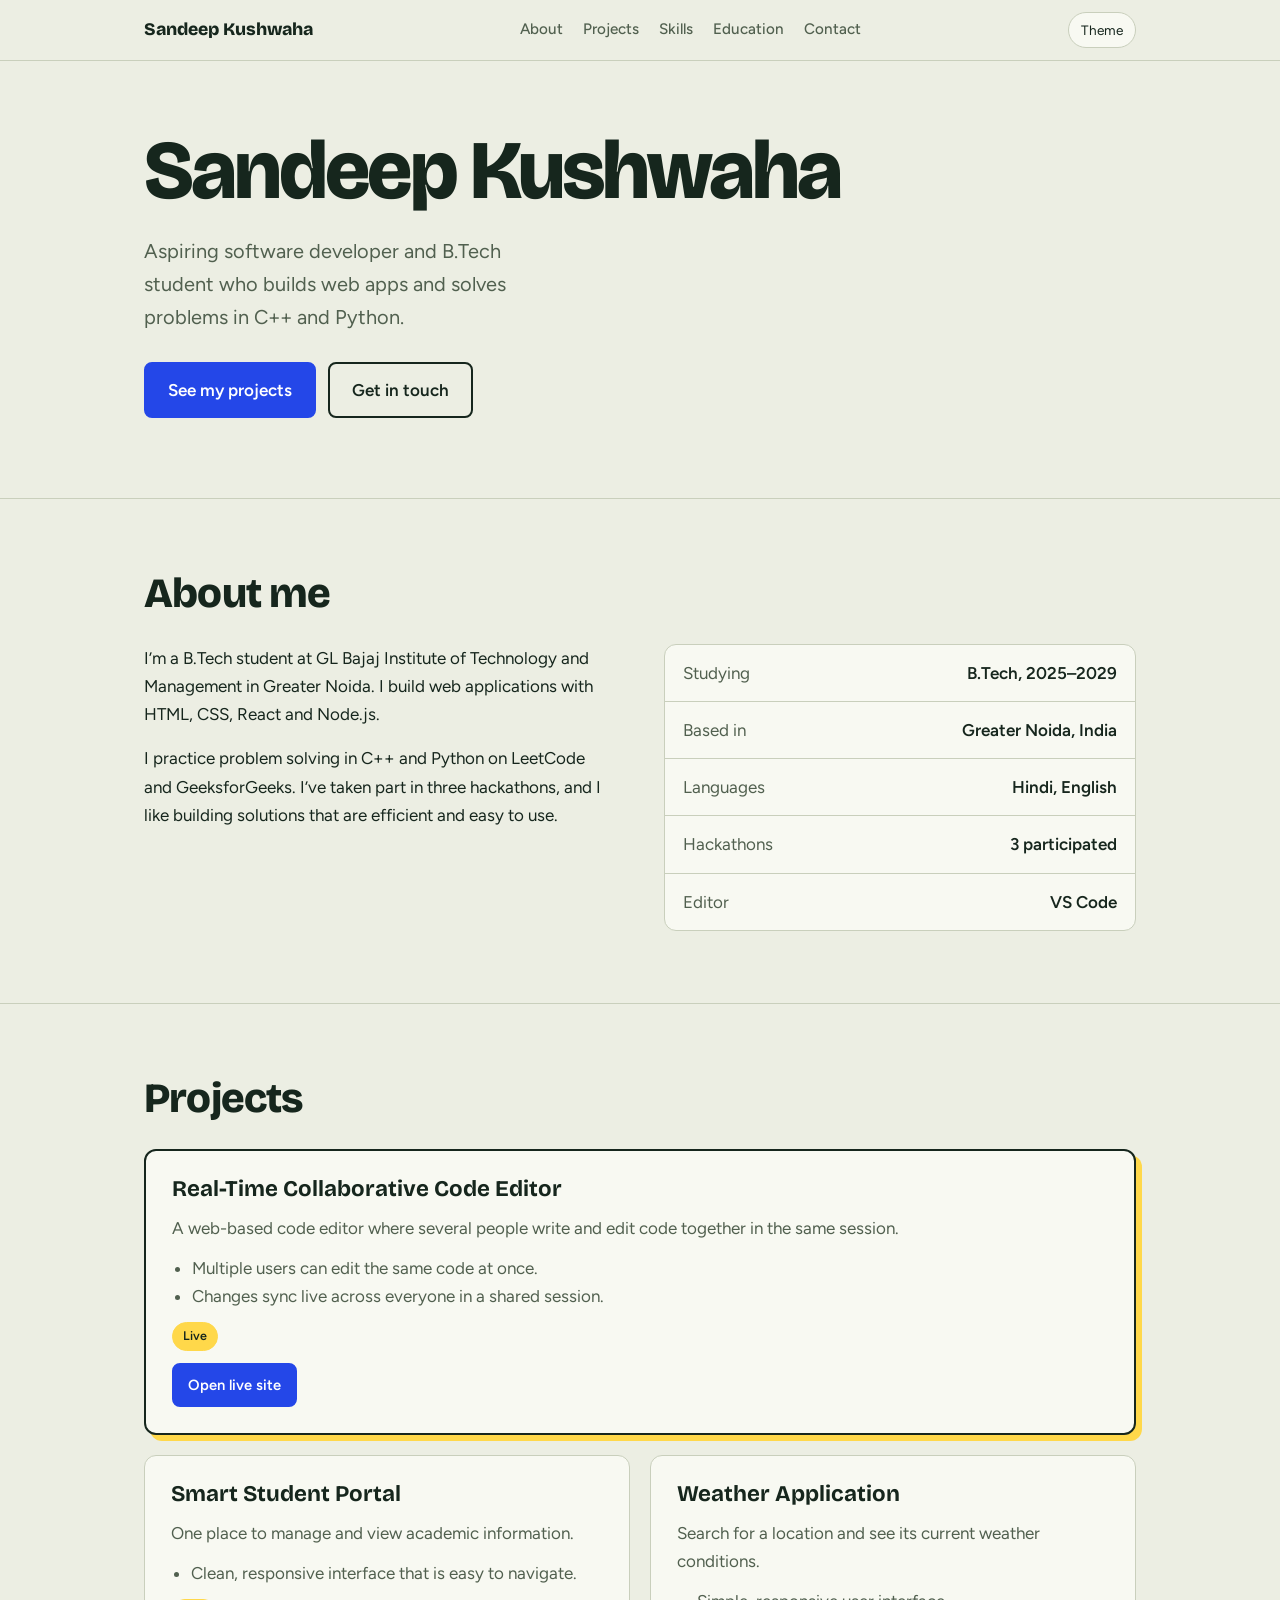
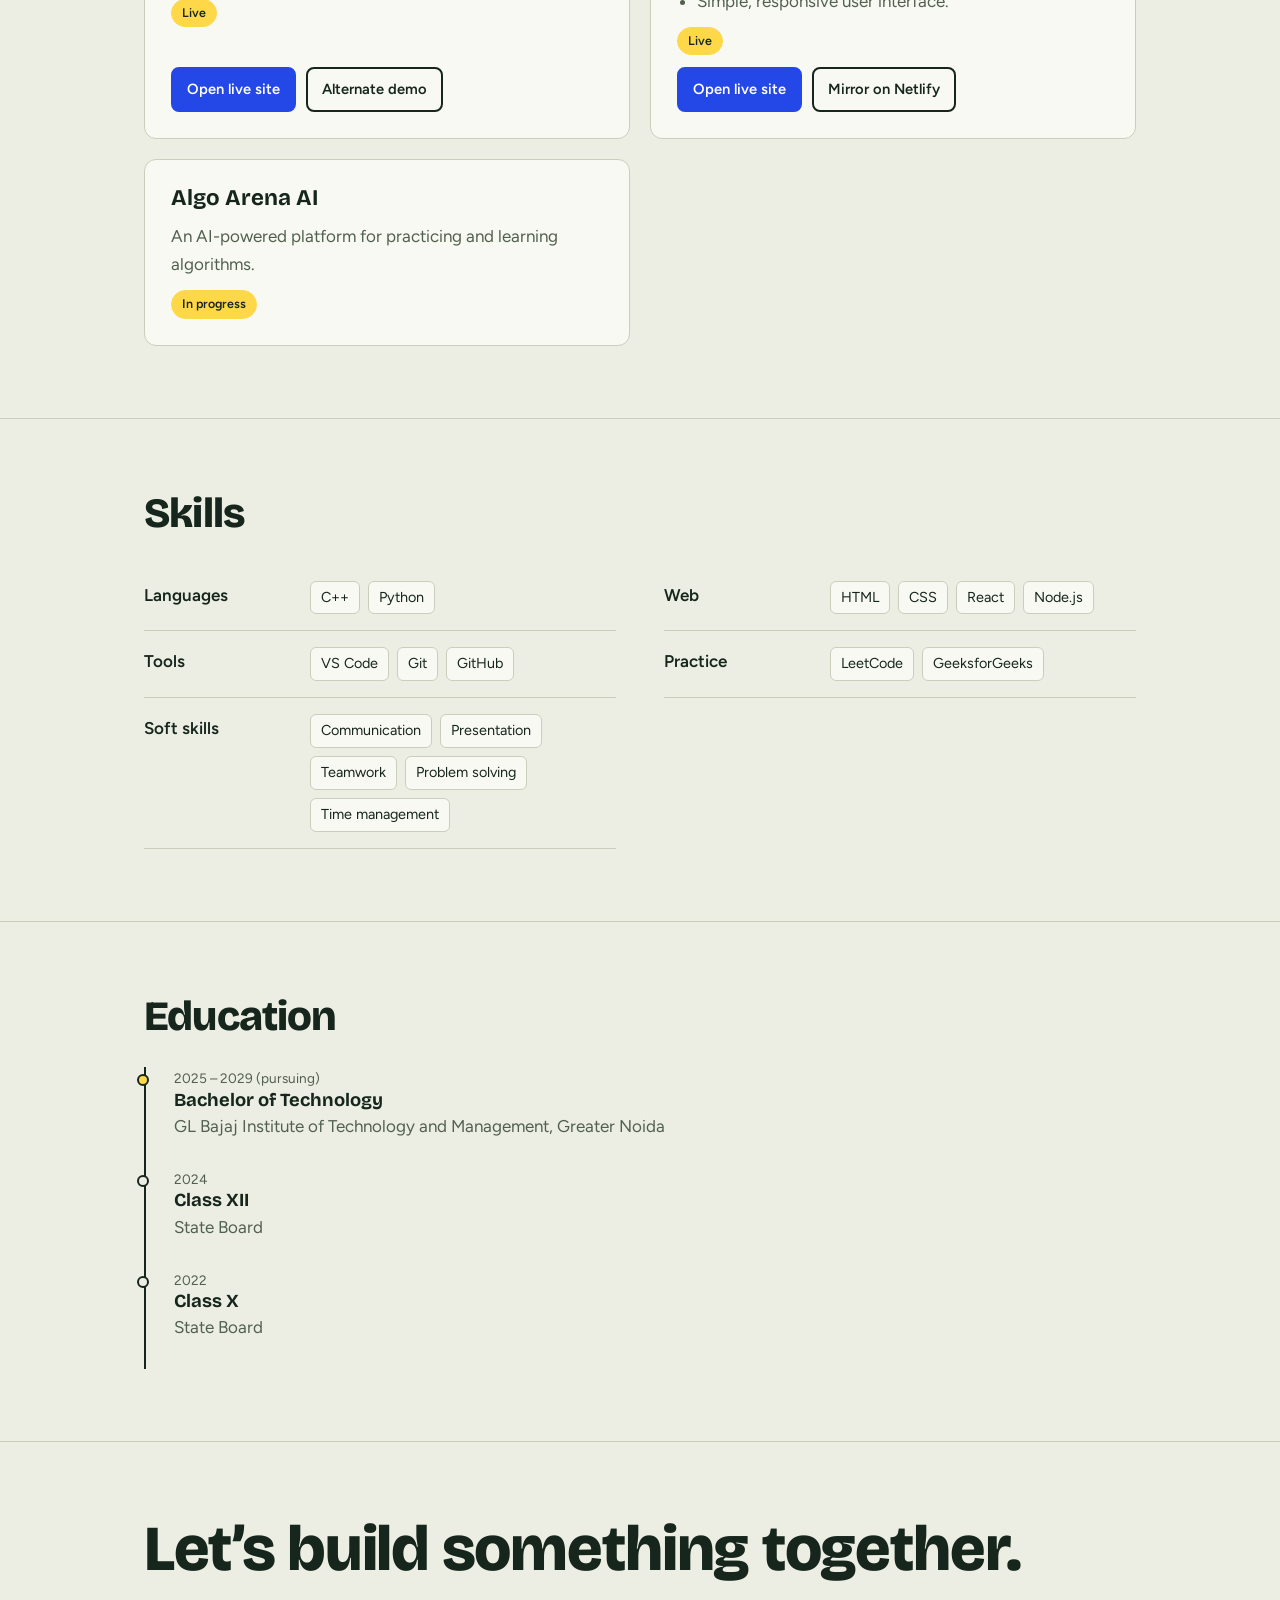
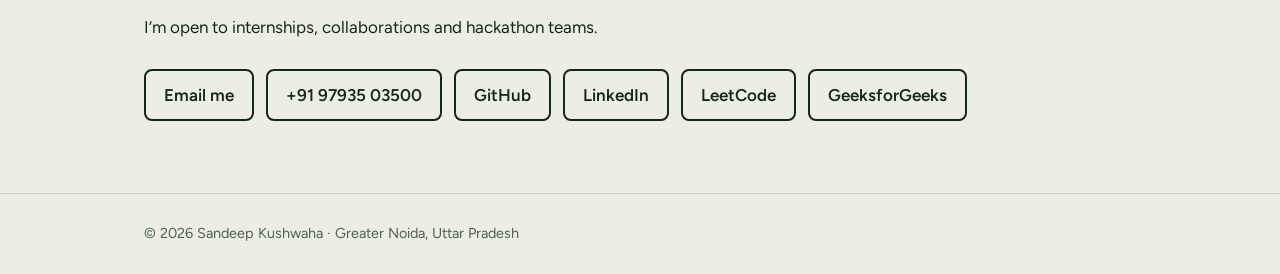
<file: index.html>
<!DOCTYPE html>
<html lang="en">
<head>
<meta charset="utf-8">
<meta name="viewport" content="width=device-width, initial-scale=1, viewport-fit=cover">
<title>Sandeep Kushwaha – Software Developer Portfolio</title>
<link rel="preconnect" href="https://fonts.googleapis.com">
<link rel="preconnect" href="https://fonts.gstatic.com" crossorigin>
<link href="https://fonts.googleapis.com/css2?family=Bricolage+Grotesque:wght@500;700;800&family=JetBrains+Mono:wght@400;500&family=Figtree:wght@400;500;600&display=swap" rel="stylesheet">
<link rel="stylesheet" href="styles.css">
</head>
<body>
<header class="top">
  <div class="wrap">
    <a class="logo" href="#top">Sandeep Kushwaha</a>
    <nav aria-label="Sections">
      <a href="#about">About</a><a href="#projects">Projects</a><a href="#skills">Skills</a><a href="#education">Education</a><a href="#contact">Contact</a>
    </nav>
    <button class="theme" id="theme" type="button" aria-label="Switch colour theme">Theme</button>
  </div>
</header>

<main id="top">
<section class="hero">
  <div class="wrap grid">
    <div>
      <h1>Sandeep Kushwaha</h1>
      <p class="role">Aspiring software developer and B.Tech student who builds web apps and solves problems in C++ and Python.</p>
      <div class="btns">
        <a class="btn primary" href="#projects">See my projects</a>
        <a class="btn" href="#contact">Get in touch</a>
      </div>
    </div>
  </div>
</section>

<section id="about">
  <div class="wrap">
    <h2>About me</h2>
    <div class="about">
      <div>
        <p>I’m a B.Tech student at GL Bajaj Institute of Technology and Management in Greater Noida. I build web applications with HTML, CSS, React and Node.js.</p>
        <p>I practice problem solving in C++ and Python on LeetCode and GeeksforGeeks. I’ve taken part in three hackathons, and I like building solutions that are efficient and easy to use.</p>
      </div>
      <ul class="facts">
        <li><span>Studying</span><span>B.Tech, 2025–2029</span></li>
        <li><span>Based in</span><span>Greater Noida, India</span></li>
        <li><span>Languages</span><span>Hindi, English</span></li>
        <li><span>Hackathons</span><span>3 participated</span></li>
        <li><span>Editor</span><span>VS Code</span></li>
      </ul>
    </div>
  </div>
</section>

<section id="projects">
  <div class="wrap">
    <h2>Projects</h2>
    <div class="projects">
      <article class="card feature">
        <h3>Real-Time Collaborative Code Editor</h3>
        <p>A web-based code editor where several people write and edit code together in the same session.</p>
        <ul>
          <li>Multiple users can edit the same code at once.</li>
          <li>Changes sync live across everyone in a shared session.</li>
        </ul>
        <span class="tag live">Live</span>
        <div class="visit">
          <a class="p" href="https://sync-code-next-gen.vercel.app/" target="_blank" rel="noopener">Open live site</a>
        </div>
      </article>
      <article class="card">
        <h3>Smart Student Portal</h3>
        <p>One place to manage and view academic information.</p>
        <ul><li>Clean, responsive interface that is easy to navigate.</li></ul>
        <span class="tag live">Live</span>
        <div class="visit">
          <a class="p" href="https://bit-campus.netlify.app/" target="_blank" rel="noopener">Open live site</a>
          <a href="https://web-design-for-colloge.vercel.app" target="_blank" rel="noopener">Alternate demo</a>
        </div>
      </article>
      <article class="card">
        <h3>Weather Application</h3>
        <p>Search for a location and see its current weather conditions.</p>
        <ul><li>Simple, responsive user interface.</li></ul>
        <span class="tag live">Live</span>
        <div class="visit">
          <a class="p" href="https://sandeep212967.github.io/Weather-Application/" target="_blank" rel="noopener">Open live site</a>
          <a href="https://weather-webinfo.netlify.app" target="_blank" rel="noopener">Mirror on Netlify</a>
        </div>
      </article>
      <article class="card">
        <h3>Algo Arena AI</h3>
        <p>An AI-powered platform for practicing and learning algorithms.</p>
        <span class="tag live">In progress</span>
      </article>
    </div>
  </div>
</section>

<section id="skills">
  <div class="wrap">
    <h2>Skills</h2>
    <dl class="skills" style="margin:0">
      <div><dt>Languages</dt><dd class="chips"><span>C++</span><span>Python</span></dd></div>
      <div><dt>Web</dt><dd class="chips"><span>HTML</span><span>CSS</span><span>React</span><span>Node.js</span></dd></div>
      <div><dt>Tools</dt><dd class="chips"><span>VS Code</span><span>Git</span><span>GitHub</span></dd></div>
      <div><dt>Practice</dt><dd class="chips"><span>LeetCode</span><span>GeeksforGeeks</span></dd></div>
      <div><dt>Soft skills</dt><dd class="chips"><span>Communication</span><span>Presentation</span><span>Teamwork</span><span>Problem solving</span><span>Time management</span></dd></div>
    </dl>
  </div>
</section>

<section id="education">
  <div class="wrap">
    <h2>Education</h2>
    <ol class="tl">
      <li class="now"><div class="when">2025 – 2029 (pursuing)</div><h3>Bachelor of Technology</h3><p>GL Bajaj Institute of Technology and Management, Greater Noida</p></li>
      <li><div class="when">2024</div><h3>Class XII</h3><p>State Board</p></li>
      <li><div class="when">2022</div><h3>Class X</h3><p>State Board</p></li>
    </ol>
  </div>
</section>

<section id="contact" class="contact">
  <div class="wrap">
    <h2>Let’s build something together.</h2>
    <p>I’m open to internships, collaborations and hackathon teams.</p>
    <div class="links">
      <a href="mailto:Sandeepkushwaha959273@gmail.com">Email me</a>
      <a href="tel:+919793503500">+91 97935 03500</a>
      <a href="https://github.com/Sandeep212967" target="_blank" rel="noopener">GitHub</a>
      <a href="https://www.linkedin.com/in/sandeep-kushwaha-aa82aa275" target="_blank" rel="noopener">LinkedIn</a>
      <a href="https://leetcode.com/u/Sandeep212967/" target="_blank" rel="noopener">LeetCode</a>
      <a href="https://www.geeksforgeeks.org/profile/sandeepkushejfj" target="_blank" rel="noopener">GeeksforGeeks</a>
    </div>
  </div>
</section>
</main>

<footer><div class="wrap">© 2026 Sandeep Kushwaha · Greater Noida, Uttar Pradesh</div></footer>

<script src="script.js"></script>
</body>
</html>
</file>
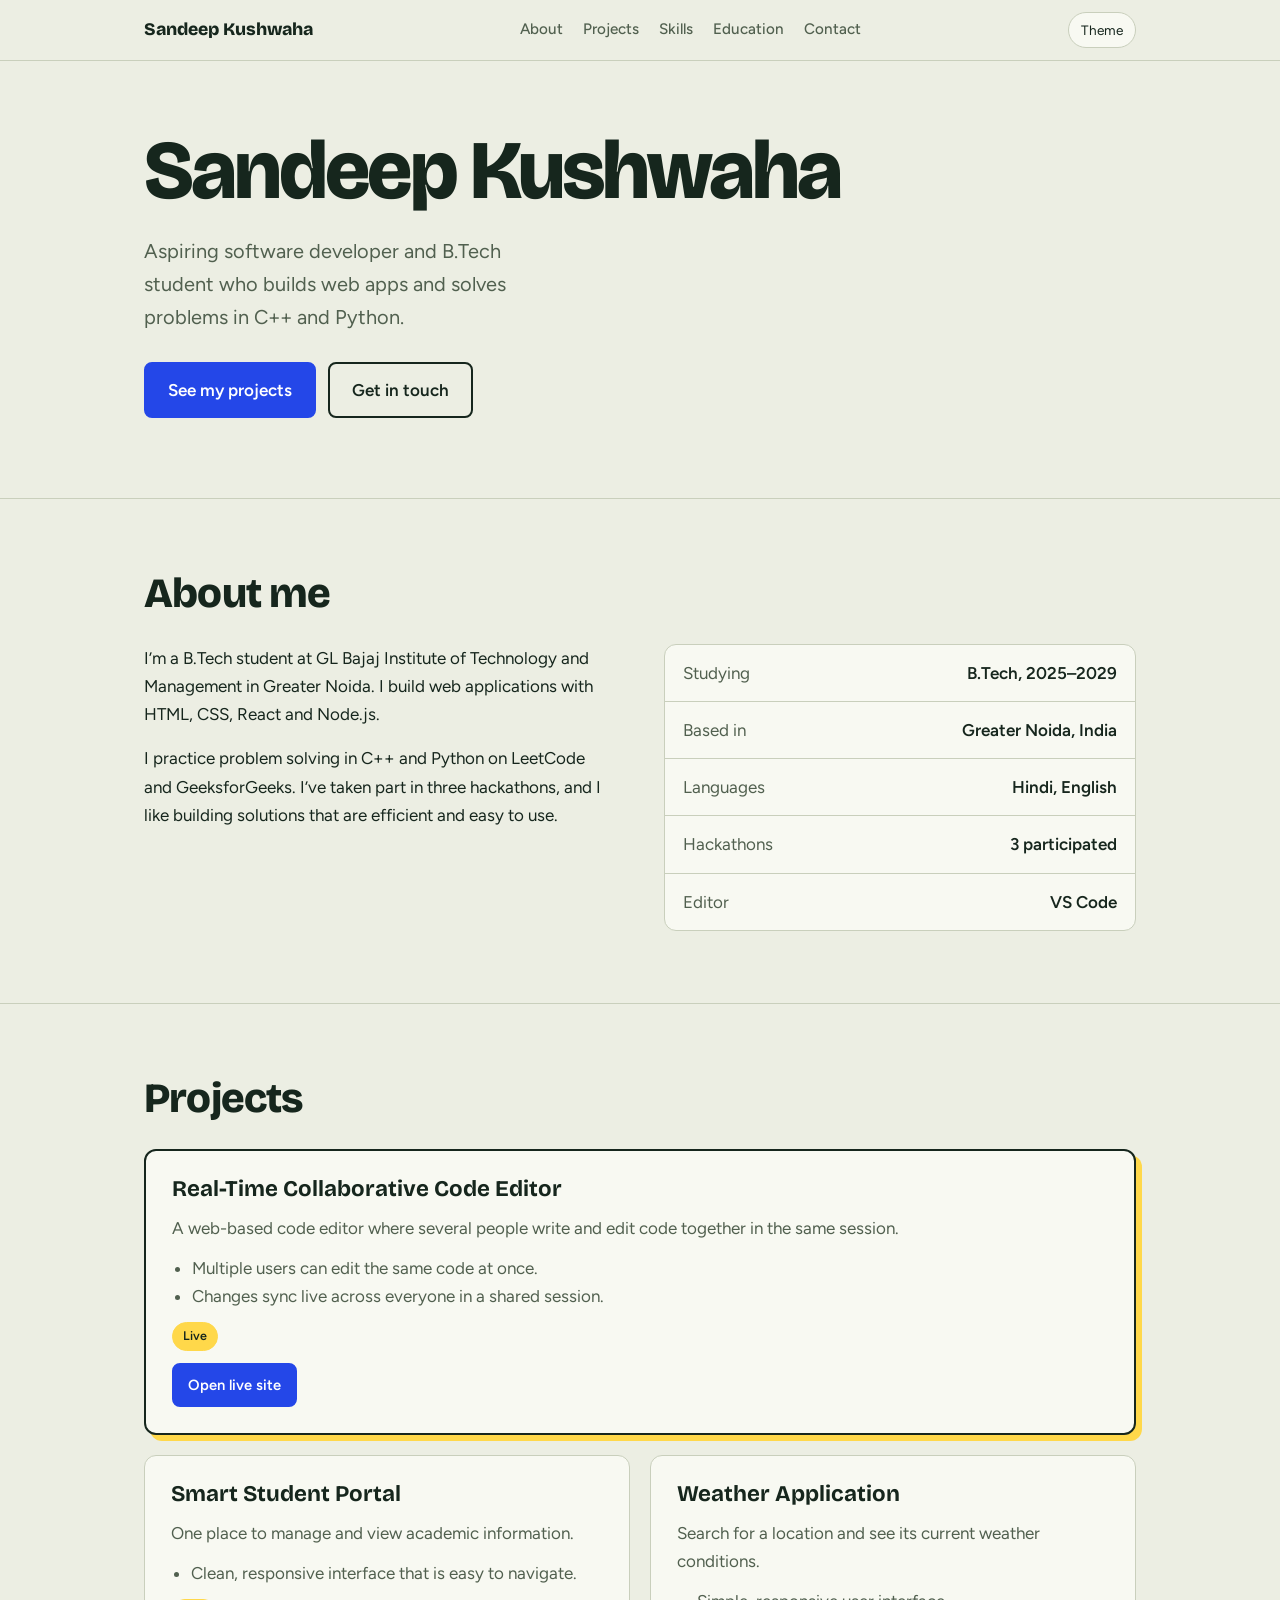
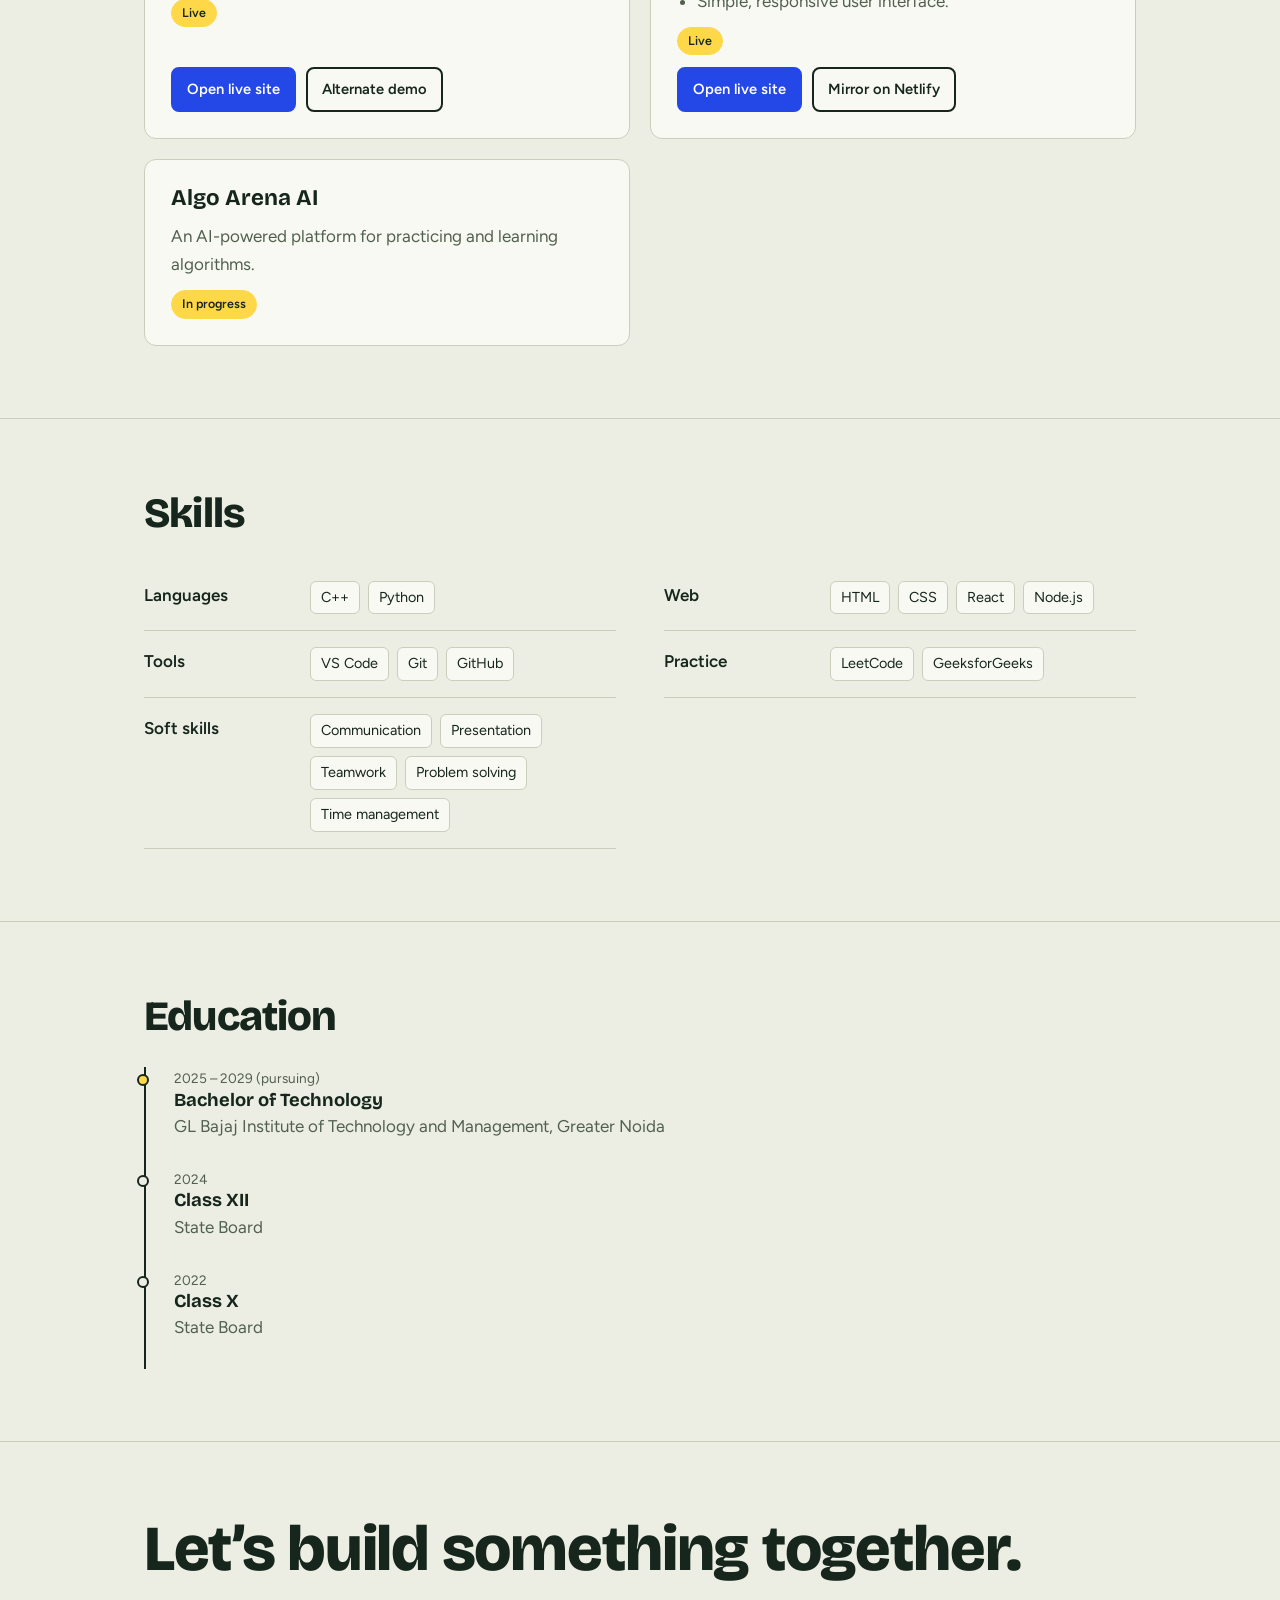
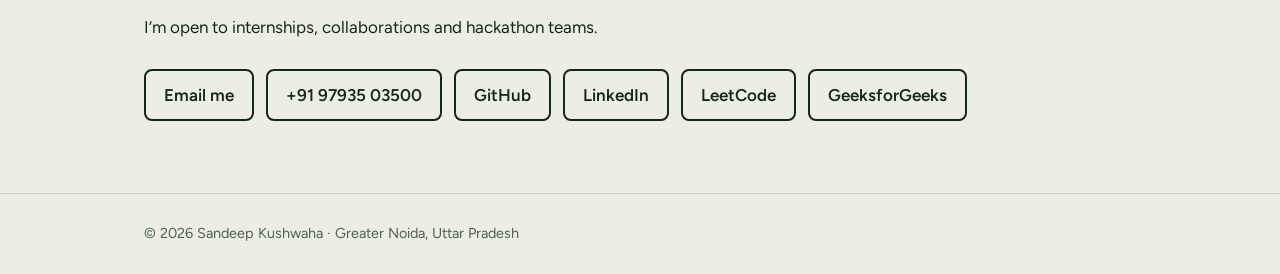
<file: intex.html>
<!DOCTYPE html>
<html lang="en">
<head>
<meta charset="utf-8">
<meta name="viewport" content="width=device-width, initial-scale=1, viewport-fit=cover">
<title>Sandeep Kushwaha – Software Developer Portfolio</title>
<link rel="preconnect" href="https://fonts.googleapis.com">
<link rel="preconnect" href="https://fonts.gstatic.com" crossorigin>
<link href="https://fonts.googleapis.com/css2?family=Bricolage+Grotesque:wght@500;700;800&family=JetBrains+Mono:wght@400;500&family=Figtree:wght@400;500;600&display=swap" rel="stylesheet">
<link rel="stylesheet" href="styles.css">
</head>
<body>
<header class="top">
  <div class="wrap">
    <a class="logo" href="#top">Sandeep Kushwaha</a>
    <nav aria-label="Sections">
      <a href="#about">About</a><a href="#projects">Projects</a><a href="#skills">Skills</a><a href="#education">Education</a><a href="#contact">Contact</a>
    </nav>
    <button class="theme" id="theme" type="button" aria-label="Switch colour theme">Theme</button>
  </div>
</header>

<main id="top">
<section class="hero">
  <div class="wrap grid">
    <div>
      <h1>Sandeep Kushwaha</h1>
      <p class="role">Aspiring software developer and B.Tech student who builds web apps and solves problems in C++ and Python.</p>
      <div class="btns">
        <a class="btn primary" href="#projects">See my projects</a>
        <a class="btn" href="#contact">Get in touch</a>
      </div>
    </div>
  </div>
</section>

<section id="about">
  <div class="wrap">
    <h2>About me</h2>
    <div class="about">
      <div>
        <p>I’m a B.Tech student at GL Bajaj Institute of Technology and Management in Greater Noida. I build web applications with HTML, CSS, React and Node.js.</p>
        <p>I practice problem solving in C++ and Python on LeetCode and GeeksforGeeks. I’ve taken part in three hackathons, and I like building solutions that are efficient and easy to use.</p>
      </div>
      <ul class="facts">
        <li><span>Studying</span><span>B.Tech, 2025–2029</span></li>
        <li><span>Based in</span><span>Greater Noida, India</span></li>
        <li><span>Languages</span><span>Hindi, English</span></li>
        <li><span>Hackathons</span><span>3 participated</span></li>
        <li><span>Editor</span><span>VS Code</span></li>
      </ul>
    </div>
  </div>
</section>

<section id="projects">
  <div class="wrap">
    <h2>Projects</h2>
    <div class="projects">
      <article class="card feature">
        <h3>Real-Time Collaborative Code Editor</h3>
        <p>A web-based code editor where several people write and edit code together in the same session.</p>
        <ul>
          <li>Multiple users can edit the same code at once.</li>
          <li>Changes sync live across everyone in a shared session.</li>
        </ul>
        <span class="tag live">Live</span>
        <div class="visit">
          <a class="p" href="https://sync-code-next-gen.vercel.app/" target="_blank" rel="noopener">Open live site</a>
        </div>
      </article>
      <article class="card">
        <h3>Smart Student Portal</h3>
        <p>One place to manage and view academic information.</p>
        <ul><li>Clean, responsive interface that is easy to navigate.</li></ul>
        <span class="tag live">Live</span>
        <div class="visit">
          <a class="p" href="https://bit-campus.netlify.app/" target="_blank" rel="noopener">Open live site</a>
          <a href="https://web-design-for-colloge.vercel.app" target="_blank" rel="noopener">Alternate demo</a>
        </div>
      </article>
      <article class="card">
        <h3>Weather Application</h3>
        <p>Search for a location and see its current weather conditions.</p>
        <ul><li>Simple, responsive user interface.</li></ul>
        <span class="tag live">Live</span>
        <div class="visit">
          <a class="p" href="https://sandeep212967.github.io/Weather-Application/" target="_blank" rel="noopener">Open live site</a>
          <a href="https://weather-webinfo.netlify.app" target="_blank" rel="noopener">Mirror on Netlify</a>
        </div>
      </article>
      <article class="card">
        <h3>Algo Arena AI</h3>
        <p>An AI-powered platform for practicing and learning algorithms.</p>
        <span class="tag live">In progress</span>
      </article>
    </div>
  </div>
</section>

<section id="skills">
  <div class="wrap">
    <h2>Skills</h2>
    <dl class="skills" style="margin:0">
      <div><dt>Languages</dt><dd class="chips"><span>C++</span><span>Python</span></dd></div>
      <div><dt>Web</dt><dd class="chips"><span>HTML</span><span>CSS</span><span>React</span><span>Node.js</span></dd></div>
      <div><dt>Tools</dt><dd class="chips"><span>VS Code</span><span>Git</span><span>GitHub</span></dd></div>
      <div><dt>Practice</dt><dd class="chips"><span>LeetCode</span><span>GeeksforGeeks</span></dd></div>
      <div><dt>Soft skills</dt><dd class="chips"><span>Communication</span><span>Presentation</span><span>Teamwork</span><span>Problem solving</span><span>Time management</span></dd></div>
    </dl>
  </div>
</section>

<section id="education">
  <div class="wrap">
    <h2>Education</h2>
    <ol class="tl">
      <li class="now"><div class="when">2025 – 2029 (pursuing)</div><h3>Bachelor of Technology</h3><p>GL Bajaj Institute of Technology and Management, Greater Noida</p></li>
      <li><div class="when">2024</div><h3>Class XII</h3><p>State Board</p></li>
      <li><div class="when">2022</div><h3>Class X</h3><p>State Board</p></li>
    </ol>
  </div>
</section>

<section id="contact" class="contact">
  <div class="wrap">
    <h2>Let’s build something together.</h2>
    <p>I’m open to internships, collaborations and hackathon teams.</p>
    <div class="links">
      <a href="mailto:Sandeepkushwaha959273@gmail.com">Email me</a>
      <a href="tel:+919793503500">+91 97935 03500</a>
      <a href="https://github.com/Sandeep212967" target="_blank" rel="noopener">GitHub</a>
      <a href="https://www.linkedin.com/in/sandeep-kushwaha-aa82aa275" target="_blank" rel="noopener">LinkedIn</a>
      <a href="https://leetcode.com/u/Sandeep212967/" target="_blank" rel="noopener">LeetCode</a>
      <a href="https://www.geeksforgeeks.org/profile/sandeepkushejfj" target="_blank" rel="noopener">GeeksforGeeks</a>
    </div>
  </div>
</section>
</main>

<footer><div class="wrap">© 2026 Sandeep Kushwaha · Greater Noida, Uttar Pradesh</div></footer>

<script src="script.js"></script>
</body>
</html>
</file>
<file: styles.css>
:root{
  --bg:#eceee3; --surface:#f8f9f2; --ink:#16261d; --muted:#51604f; --line:#c9cfbc;
  --accent:#2447e8; --accent-ink:#ffffff; --hi:#ffd84a; --editor:#14211a; --editor-ink:#e8eddc; --editor-dim:#8fa08f;
  box-sizing:border-box;
  padding-top:env(safe-area-inset-top,0px); padding-bottom:env(safe-area-inset-bottom,0px);
}
@media (prefers-color-scheme:dark){
  :root:not([data-theme="light"]){
    --bg:#101a14; --surface:#18251d; --ink:#eaefdf; --muted:#9fb09f; --line:#2c3d31;
    --accent:#7d95ff; --accent-ink:#0b1210; --hi:#ffd84a; --editor:#0a120d; --editor-ink:#e8eddc; --editor-dim:#7f917f;
    color-scheme:dark;
  }
}
:root[data-theme="dark"]{
  --bg:#101a14; --surface:#18251d; --ink:#eaefdf; --muted:#9fb09f; --line:#2c3d31;
  --accent:#7d95ff; --accent-ink:#0b1210; --editor:#0a120d; color-scheme:dark;
}
html{scroll-padding-top:env(safe-area-inset-top,0px);scroll-behavior:smooth}
*,*::before,*::after{box-sizing:border-box}
body{margin:0;background:var(--bg);color:var(--ink);font-family:'Figtree',system-ui,sans-serif;font-size:17px;line-height:1.65}
a{color:inherit}
:focus-visible{outline:3px solid var(--accent);outline-offset:3px;border-radius:4px}
.wrap{max-width:1040px;margin:0 auto;padding:0 24px}
h1,h2,h3{font-family:'Bricolage Grotesque',system-ui,sans-serif;line-height:1.1;margin:0}
h2{font-size:clamp(1.9rem,4vw,2.6rem);font-weight:800;letter-spacing:-.02em;margin-bottom:28px}
section{padding:72px 0;border-top:1px solid var(--line)}
.mono{font-family:'JetBrains Mono',ui-monospace,monospace}

/* nav */
header.top{position:sticky;top:0;z-index:20;background:var(--bg);border-bottom:1px solid var(--line);padding-top:env(safe-area-inset-top,0px)}
header.top .wrap{display:flex;align-items:center;justify-content:space-between;gap:16px;height:60px}
.logo{font-family:'Bricolage Grotesque',sans-serif;font-weight:800;text-decoration:none;font-size:1.1rem}
nav{display:flex;gap:20px;font-size:.95rem;font-weight:500;overflow-x:auto}
nav a{text-decoration:none;color:var(--muted);white-space:nowrap}
nav a:hover{color:var(--ink)}
.theme{border:1px solid var(--line);background:var(--surface);color:var(--ink);border-radius:999px;padding:6px 12px;font:inherit;font-size:.85rem;cursor:pointer}

/* hero */
.hero{padding:64px 0 80px;border-top:0}
.hero .grid{display:block}
.hero h1{font-size:clamp(2.8rem,7vw,5.2rem);font-weight:800;letter-spacing:-.035em}
.hero .role{font-size:1.25rem;color:var(--muted);margin:18px 0 28px;max-width:30ch}
.btns{display:flex;flex-wrap:wrap;gap:12px}
.btn{display:inline-block;padding:12px 22px;border-radius:8px;font-weight:600;text-decoration:none;border:2px solid var(--ink)}
.btn.primary{background:var(--accent);border-color:var(--accent);color:var(--accent-ink)}
.btn:hover{transform:translateY(-2px)}
.editor{background:var(--editor);color:var(--editor-ink);border-radius:12px;box-shadow:8px 8px 0 var(--hi);overflow:hidden;font-size:.88rem}
.editor .bar{display:flex;gap:8px;align-items:center;padding:10px 14px;border-bottom:1px solid rgba(255,255,255,.1);color:var(--editor-dim);font-size:.78rem}
.editor .dot{width:10px;height:10px;border-radius:50%;background:var(--editor-dim);opacity:.5}
.editor pre{margin:0;padding:18px 18px 22px;white-space:pre-wrap;word-break:break-word;line-height:1.75;min-height:270px}
.k{color:#8fb0ff}.s{color:#ffd84a}.c{color:var(--editor-dim)}

/* about */
.about{display:grid;grid-template-columns:1fr 1fr;gap:48px}
.about p{margin:0 0 16px;max-width:60ch}
.facts{list-style:none;margin:0;padding:0;border:1px solid var(--line);border-radius:12px;background:var(--surface)}
.facts li{display:flex;justify-content:space-between;gap:16px;padding:14px 18px;border-bottom:1px solid var(--line)}
.facts li:last-child{border:0}
.facts span:first-child{color:var(--muted)}
.facts span:last-child{font-weight:600;text-align:right}

/* projects */
.projects{display:grid;grid-template-columns:repeat(2,1fr);gap:20px}
.card{background:var(--surface);border:1px solid var(--line);border-radius:12px;padding:26px;display:flex;flex-direction:column;gap:12px}
.card.feature{grid-column:1/-1;border:2px solid var(--ink);box-shadow:6px 6px 0 var(--hi)}
.card h3{font-size:1.4rem;font-weight:700}
.card p{margin:0;color:var(--muted)}
.card ul{margin:0;padding-left:20px;color:var(--muted)}
.tag{align-self:flex-start;font-size:.78rem;padding:3px 10px;border-radius:999px;border:1px solid var(--line)}
.tag.live{background:var(--hi);color:#16261d;border-color:var(--hi);font-weight:600}
.card .visit{display:flex;flex-wrap:wrap;gap:10px;margin-top:auto}
.card .visit a{padding:8px 14px;border:2px solid var(--ink);border-radius:8px;font-weight:600;font-size:.92rem;text-decoration:none}
.card .visit a.p{background:var(--accent);border-color:var(--accent);color:var(--accent-ink)}
.card .visit a:hover{transform:translateY(-2px)}

/* skills */
.skills{display:grid;grid-template-columns:repeat(2,1fr);gap:0 48px}
.skills div{display:grid;grid-template-columns:150px 1fr;gap:16px;padding:16px 0;border-bottom:1px solid var(--line)}
.skills dt{font-weight:600}
.skills dd{margin:0;color:var(--muted)}
.chips{display:flex;flex-wrap:wrap;gap:8px}
.chips span{background:var(--surface);border:1px solid var(--line);border-radius:6px;padding:4px 10px;font-size:.9rem;color:var(--ink)}

/* education timeline (a real sequence) */
.tl{list-style:none;margin:0;padding:0 0 0 28px;border-left:2px solid var(--ink)}
.tl li{position:relative;padding-bottom:28px}
.tl li::before{content:"";position:absolute;left:-37px;top:7px;width:12px;height:12px;border-radius:50%;background:var(--bg);border:2px solid var(--ink)}
.tl li.now::before{background:var(--hi)}
.tl h3{font-size:1.15rem;font-weight:700}
.tl .when{font-size:.85rem;color:var(--muted)}
.tl p{margin:2px 0 0;color:var(--muted)}

/* contact */
.contact h2{font-size:clamp(2.2rem,6vw,4rem)}
.contact .links{display:flex;flex-wrap:wrap;gap:12px;margin-top:28px}
.contact .links a{padding:10px 18px;border:2px solid var(--ink);border-radius:8px;font-weight:600;text-decoration:none}
.contact .links a:hover{background:var(--hi);color:#16261d;border-color:var(--hi)}
footer{padding:28px 0;border-top:1px solid var(--line);color:var(--muted);font-size:.9rem}

@media (max-width:820px){
  .hero .grid,.about,.projects,.skills{grid-template-columns:1fr}
  .skills div{grid-template-columns:1fr;gap:4px}
  nav{display:none}
  section{padding:56px 0}
}
@media (prefers-reduced-motion:reduce){html{scroll-behavior:auto}.btn:hover{transform:none}}
</file>
